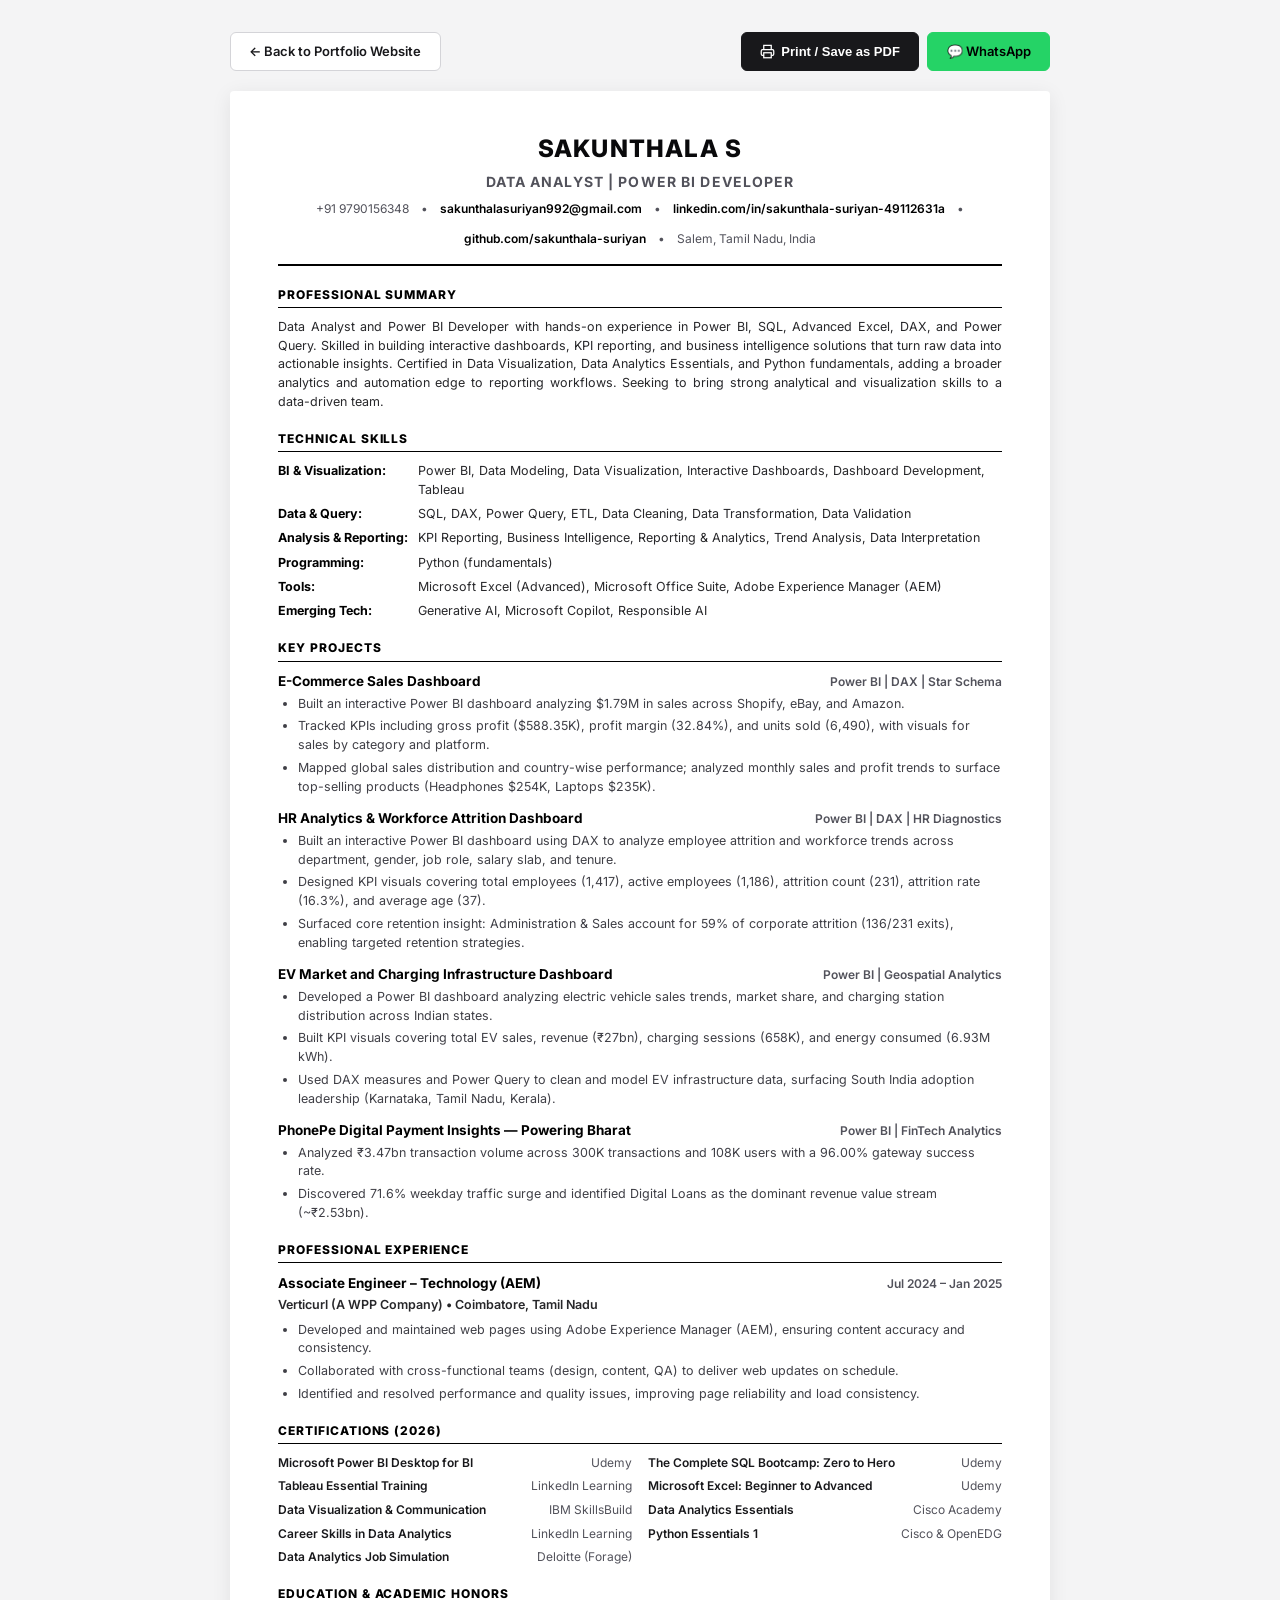
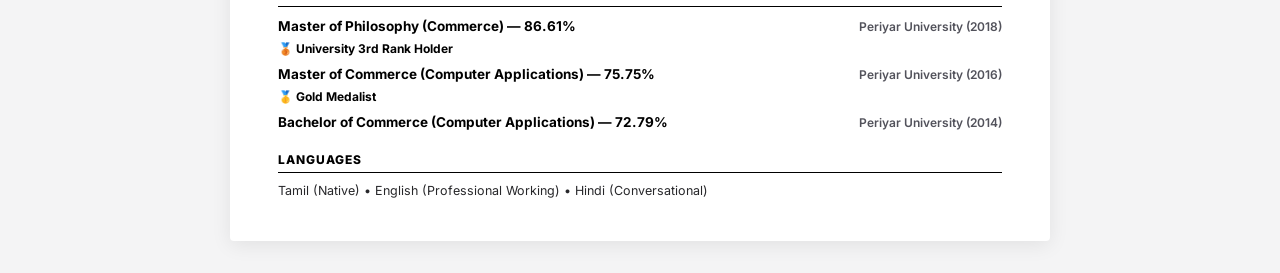
<file: resume.html>
<!DOCTYPE html>
<html lang="en">
<head>
  <meta charset="UTF-8">
  <meta name="viewport" content="width=device-width, initial-scale=1.0">
  <title>Sakunthala S — Resume | Data Analyst & Power BI Developer</title>
  <link rel="preconnect" href="https://fonts.googleapis.com">
  <link rel="preconnect" href="https://fonts.gstatic.com" crossorigin>
  <link href="https://fonts.googleapis.com/css2?family=Inter:wght@400;500;600;700;800&family=JetBrains+Mono:wght@400;500&display=swap" rel="stylesheet">
  <style>
    :root {
      --text: #09090b;
      --muted: #52525b;
      --border: #e4e4e7;
      --bg: #ffffff;
    }
    * { margin: 0; padding: 0; box-sizing: border-box; }
    body {
      font-family: 'Inter', -apple-system, BlinkMacSystemFont, 'Segoe UI', Roboto, sans-serif;
      color: var(--text);
      background: #f4f4f5;
      padding: 2rem 1rem;
      line-height: 1.5;
      font-size: 13px;
    }
    .resume-container {
      max-width: 820px;
      margin: 0 auto;
      background: #ffffff;
      padding: 2.5rem 3rem;
      box-shadow: 0 4px 20px rgba(0,0,0,0.08);
      border-radius: 4px;
      position: relative;
    }
    .action-bar {
      max-width: 820px;
      margin: 0 auto 1.25rem auto;
      display: flex;
      justify-content: space-between;
      align-items: center;
    }
    .btn {
      display: inline-flex;
      align-items: center;
      gap: 0.4rem;
      padding: 0.55rem 1.15rem;
      border-radius: 6px;
      font-size: 13px;
      font-weight: 600;
      text-decoration: none;
      cursor: pointer;
      border: 1px solid #18181b;
      background: #18181b;
      color: #ffffff;
      transition: all 0.2s ease;
    }
    .btn:hover { background: #27272a; }
    .btn-secondary {
      background: #ffffff;
      color: #18181b;
      border-color: #d4d4d8;
    }
    .btn-secondary:hover { background: #f4f4f5; }

    /* Header */
    .header {
      text-align: center;
      border-bottom: 2px solid #000;
      padding-bottom: 1rem;
      margin-bottom: 1.25rem;
    }
    .name {
      font-size: 24px;
      font-weight: 800;
      letter-spacing: 0.05em;
      text-transform: uppercase;
      margin-bottom: 0.25rem;
    }
    .role-title {
      font-size: 14px;
      font-weight: 700;
      color: var(--muted);
      text-transform: uppercase;
      letter-spacing: 0.08em;
      margin-bottom: 0.5rem;
    }
    .contact-line {
      display: flex;
      justify-content: center;
      flex-wrap: wrap;
      gap: 0.75rem;
      font-size: 12px;
      color: var(--muted);
    }
    .contact-line a {
      color: #000;
      text-decoration: none;
      font-weight: 600;
    }
    .contact-line a:hover { text-decoration: underline; }

    /* Sections */
    .section {
      margin-bottom: 1.15rem;
    }
    .section-title {
      font-size: 12px;
      font-weight: 800;
      text-transform: uppercase;
      letter-spacing: 0.08em;
      border-bottom: 1px solid #000;
      padding-bottom: 0.2rem;
      margin-bottom: 0.6rem;
      color: #000;
    }

    /* Skills Table */
    .skills-grid {
      display: grid;
      grid-template-columns: 140px 1fr;
      row-gap: 0.35rem;
      font-size: 12.5px;
    }
    .skill-cat {
      font-weight: 700;
      color: #000;
    }
    .skill-list {
      color: #27272a;
    }

    /* Projects & Experience */
    .item-header {
      display: flex;
      justify-content: space-between;
      align-items: baseline;
      margin-bottom: 0.2rem;
    }
    .item-title {
      font-weight: 700;
      font-size: 13.5px;
      color: #000;
    }
    .item-meta {
      font-size: 12px;
      font-weight: 600;
      color: var(--muted);
    }
    .item-sub {
      font-size: 12.5px;
      font-weight: 600;
      color: #27272a;
      margin-bottom: 0.35rem;
    }
    ul.bullets {
      padding-left: 1.25rem;
      margin-bottom: 0.75rem;
    }
    ul.bullets li {
      margin-bottom: 0.25rem;
      color: #3f3f46;
      font-size: 12.5px;
    }

    /* Certifications Grid */
    .cert-list {
      display: grid;
      grid-template-columns: 1fr 1fr;
      gap: 0.35rem 1rem;
      font-size: 12px;
    }
    .cert-item {
      display: flex;
      justify-content: space-between;
    }
    .cert-name {
      font-weight: 600;
      color: #18181b;
    }
    .cert-org {
      color: var(--muted);
      white-space: nowrap;
    }

    /* Print Specifics */
    @media print {
      body {
        background: #fff;
        padding: 0;
      }
      .action-bar { display: none !important; }
      .resume-container {
        box-shadow: none;
        padding: 0;
        max-width: 100%;
      }
    }
  </style>
</head>
<body>

  <!-- Top Action Bar -->
  <div class="action-bar">
    <a href="index.html" class="btn btn-secondary">
      ← Back to Portfolio Website
    </a>
    <div style="display: flex; gap: 0.5rem;">
      <button onclick="window.print()" class="btn">
        <svg width="15" height="15" viewBox="0 0 24 24" fill="none" stroke="currentColor" stroke-width="2"><polyline points="6 9 6 2 18 2 18 9"/><path d="M6 18H4a2 2 0 0 1-2-2v-5a2 2 0 0 1 2-2h16a2 2 0 0 1 2 2v5a2 2 0 0 1-2 2h-2"/><rect width="12" height="8" x="6" y="14"/></svg>
        Print / Save as PDF
      </button>
      <a href="https://wa.me/919790156348?text=Hello%20Sakunthala,%20I%20reviewed%20your%20resume" target="_blank" class="btn" style="background: #25d366; border-color: #25d366; color: #000;">
        💬 WhatsApp
      </a>
    </div>
  </div>

  <!-- ATS Resume Document -->
  <div class="resume-container">

    <!-- Header -->
    <header class="header">
      <h1 class="name">SAKUNTHALA S</h1>
      <div class="role-title">Data Analyst | Power BI Developer</div>
      <div class="contact-line">
        <span>+91 9790156348</span>
        <span>•</span>
        <a href="mailto:sakunthalasuriyan992@gmail.com">sakunthalasuriyan992@gmail.com</a>
        <span>•</span>
        <a href="https://linkedin.com/in/sakunthala-suriyan-49112631a" target="_blank">linkedin.com/in/sakunthala-suriyan-49112631a</a>
        <span>•</span>
        <a href="https://github.com/sakunthala-suriyan" target="_blank">github.com/sakunthala-suriyan</a>
        <span>•</span>
        <span>Salem, Tamil Nadu, India</span>
      </div>
    </header>

    <!-- Professional Summary -->
    <section class="section">
      <h2 class="section-title">Professional Summary</h2>
      <p style="font-size: 12.5px; color: #27272a; text-align: justify;">
        Data Analyst and Power BI Developer with hands-on experience in Power BI, SQL, Advanced Excel, DAX, and Power Query. Skilled in building interactive dashboards, KPI reporting, and business intelligence solutions that turn raw data into actionable insights. Certified in Data Visualization, Data Analytics Essentials, and Python fundamentals, adding a broader analytics and automation edge to reporting workflows. Seeking to bring strong analytical and visualization skills to a data-driven team.
      </p>
    </section>

    <!-- Technical Skills -->
    <section class="section">
      <h2 class="section-title">Technical Skills</h2>
      <div class="skills-grid">
        <div class="skill-cat">BI &amp; Visualization:</div>
        <div class="skill-list">Power BI, Data Modeling, Data Visualization, Interactive Dashboards, Dashboard Development, Tableau</div>

        <div class="skill-cat">Data &amp; Query:</div>
        <div class="skill-list">SQL, DAX, Power Query, ETL, Data Cleaning, Data Transformation, Data Validation</div>

        <div class="skill-cat">Analysis &amp; Reporting:</div>
        <div class="skill-list">KPI Reporting, Business Intelligence, Reporting &amp; Analytics, Trend Analysis, Data Interpretation</div>

        <div class="skill-cat">Programming:</div>
        <div class="skill-list">Python (fundamentals)</div>

        <div class="skill-cat">Tools:</div>
        <div class="skill-list">Microsoft Excel (Advanced), Microsoft Office Suite, Adobe Experience Manager (AEM)</div>

        <div class="skill-cat">Emerging Tech:</div>
        <div class="skill-list">Generative AI, Microsoft Copilot, Responsible AI</div>
      </div>
    </section>

    <!-- Projects -->
    <section class="section">
      <h2 class="section-title">Key Projects</h2>

      <div style="margin-bottom: 0.65rem;">
        <div class="item-header">
          <span class="item-title">E-Commerce Sales Dashboard</span>
          <span class="item-meta">Power BI | DAX | Star Schema</span>
        </div>
        <ul class="bullets">
          <li>Built an interactive Power BI dashboard analyzing $1.79M in sales across Shopify, eBay, and Amazon.</li>
          <li>Tracked KPIs including gross profit ($588.35K), profit margin (32.84%), and units sold (6,490), with visuals for sales by category and platform.</li>
          <li>Mapped global sales distribution and country-wise performance; analyzed monthly sales and profit trends to surface top-selling products (Headphones $254K, Laptops $235K).</li>
        </ul>
      </div>

      <div style="margin-bottom: 0.65rem;">
        <div class="item-header">
          <span class="item-title">HR Analytics &amp; Workforce Attrition Dashboard</span>
          <span class="item-meta">Power BI | DAX | HR Diagnostics</span>
        </div>
        <ul class="bullets">
          <li>Built an interactive Power BI dashboard using DAX to analyze employee attrition and workforce trends across department, gender, job role, salary slab, and tenure.</li>
          <li>Designed KPI visuals covering total employees (1,417), active employees (1,186), attrition count (231), attrition rate (16.3%), and average age (37).</li>
          <li>Surfaced core retention insight: Administration &amp; Sales account for 59% of corporate attrition (136/231 exits), enabling targeted retention strategies.</li>
        </ul>
      </div>

      <div style="margin-bottom: 0.65rem;">
        <div class="item-header">
          <span class="item-title">EV Market and Charging Infrastructure Dashboard</span>
          <span class="item-meta">Power BI | Geospatial Analytics</span>
        </div>
        <ul class="bullets">
          <li>Developed a Power BI dashboard analyzing electric vehicle sales trends, market share, and charging station distribution across Indian states.</li>
          <li>Built KPI visuals covering total EV sales, revenue (₹27bn), charging sessions (658K), and energy consumed (6.93M kWh).</li>
          <li>Used DAX measures and Power Query to clean and model EV infrastructure data, surfacing South India adoption leadership (Karnataka, Tamil Nadu, Kerala).</li>
        </ul>
      </div>

      <div>
        <div class="item-header">
          <span class="item-title">PhonePe Digital Payment Insights — Powering Bharat</span>
          <span class="item-meta">Power BI | FinTech Analytics</span>
        </div>
        <ul class="bullets">
          <li>Analyzed ₹3.47bn transaction volume across 300K transactions and 108K users with a 96.00% gateway success rate.</li>
          <li>Discovered 71.6% weekday traffic surge and identified Digital Loans as the dominant revenue value stream (~₹2.53bn).</li>
        </ul>
      </div>
    </section>

    <!-- Professional Experience -->
    <section class="section">
      <h2 class="section-title">Professional Experience</h2>
      <div class="item-header">
        <span class="item-title">Associate Engineer – Technology (AEM)</span>
        <span class="item-meta">Jul 2024 – Jan 2025</span>
      </div>
      <div class="item-sub">Verticurl (A WPP Company) • Coimbatore, Tamil Nadu</div>
      <ul class="bullets">
        <li>Developed and maintained web pages using Adobe Experience Manager (AEM), ensuring content accuracy and consistency.</li>
        <li>Collaborated with cross-functional teams (design, content, QA) to deliver web updates on schedule.</li>
        <li>Identified and resolved performance and quality issues, improving page reliability and load consistency.</li>
      </ul>
    </section>

    <!-- Certifications -->
    <section class="section">
      <h2 class="section-title">Certifications (2026)</h2>
      <div class="cert-list">
        <div class="cert-item"><span class="cert-name">Microsoft Power BI Desktop for BI</span><span class="cert-org">Udemy</span></div>
        <div class="cert-item"><span class="cert-name">The Complete SQL Bootcamp: Zero to Hero</span><span class="cert-org">Udemy</span></div>
        <div class="cert-item"><span class="cert-name">Tableau Essential Training</span><span class="cert-org">LinkedIn Learning</span></div>
        <div class="cert-item"><span class="cert-name">Microsoft Excel: Beginner to Advanced</span><span class="cert-org">Udemy</span></div>
        <div class="cert-item"><span class="cert-name">Data Visualization &amp; Communication</span><span class="cert-org">IBM SkillsBuild</span></div>
        <div class="cert-item"><span class="cert-name">Data Analytics Essentials</span><span class="cert-org">Cisco Academy</span></div>
        <div class="cert-item"><span class="cert-name">Career Skills in Data Analytics</span><span class="cert-org">LinkedIn Learning</span></div>
        <div class="cert-item"><span class="cert-name">Python Essentials 1</span><span class="cert-org">Cisco &amp; OpenEDG</span></div>
        <div class="cert-item"><span class="cert-name">Data Analytics Job Simulation</span><span class="cert-org">Deloitte (Forage)</span></div>
      </div>
    </section>

    <!-- Education -->
    <section class="section">
      <h2 class="section-title">Education &amp; Academic Honors</h2>
      <div style="margin-bottom: 0.4rem;">
        <div class="item-header">
          <span class="item-title">Master of Philosophy (Commerce) — 86.61%</span>
          <span class="item-meta">Periyar University (2018)</span>
        </div>
        <div style="font-size: 12px; font-weight: 700; color: #000;">🥉 University 3rd Rank Holder</div>
      </div>

      <div style="margin-bottom: 0.4rem;">
        <div class="item-header">
          <span class="item-title">Master of Commerce (Computer Applications) — 75.75%</span>
          <span class="item-meta">Periyar University (2016)</span>
        </div>
        <div style="font-size: 12px; font-weight: 700; color: #000;">🥇 Gold Medalist</div>
      </div>

      <div>
        <div class="item-header">
          <span class="item-title">Bachelor of Commerce (Computer Applications) — 72.79%</span>
          <span class="item-meta">Periyar University (2014)</span>
        </div>
      </div>
    </section>

    <!-- Languages -->
    <section class="section" style="margin-bottom: 0;">
      <h2 class="section-title">Languages</h2>
      <p style="font-size: 12.5px; color: #27272a;">Tamil (Native) • English (Professional Working) • Hindi (Conversational)</p>
    </section>

  </div>

</body>
</html>
</file>
